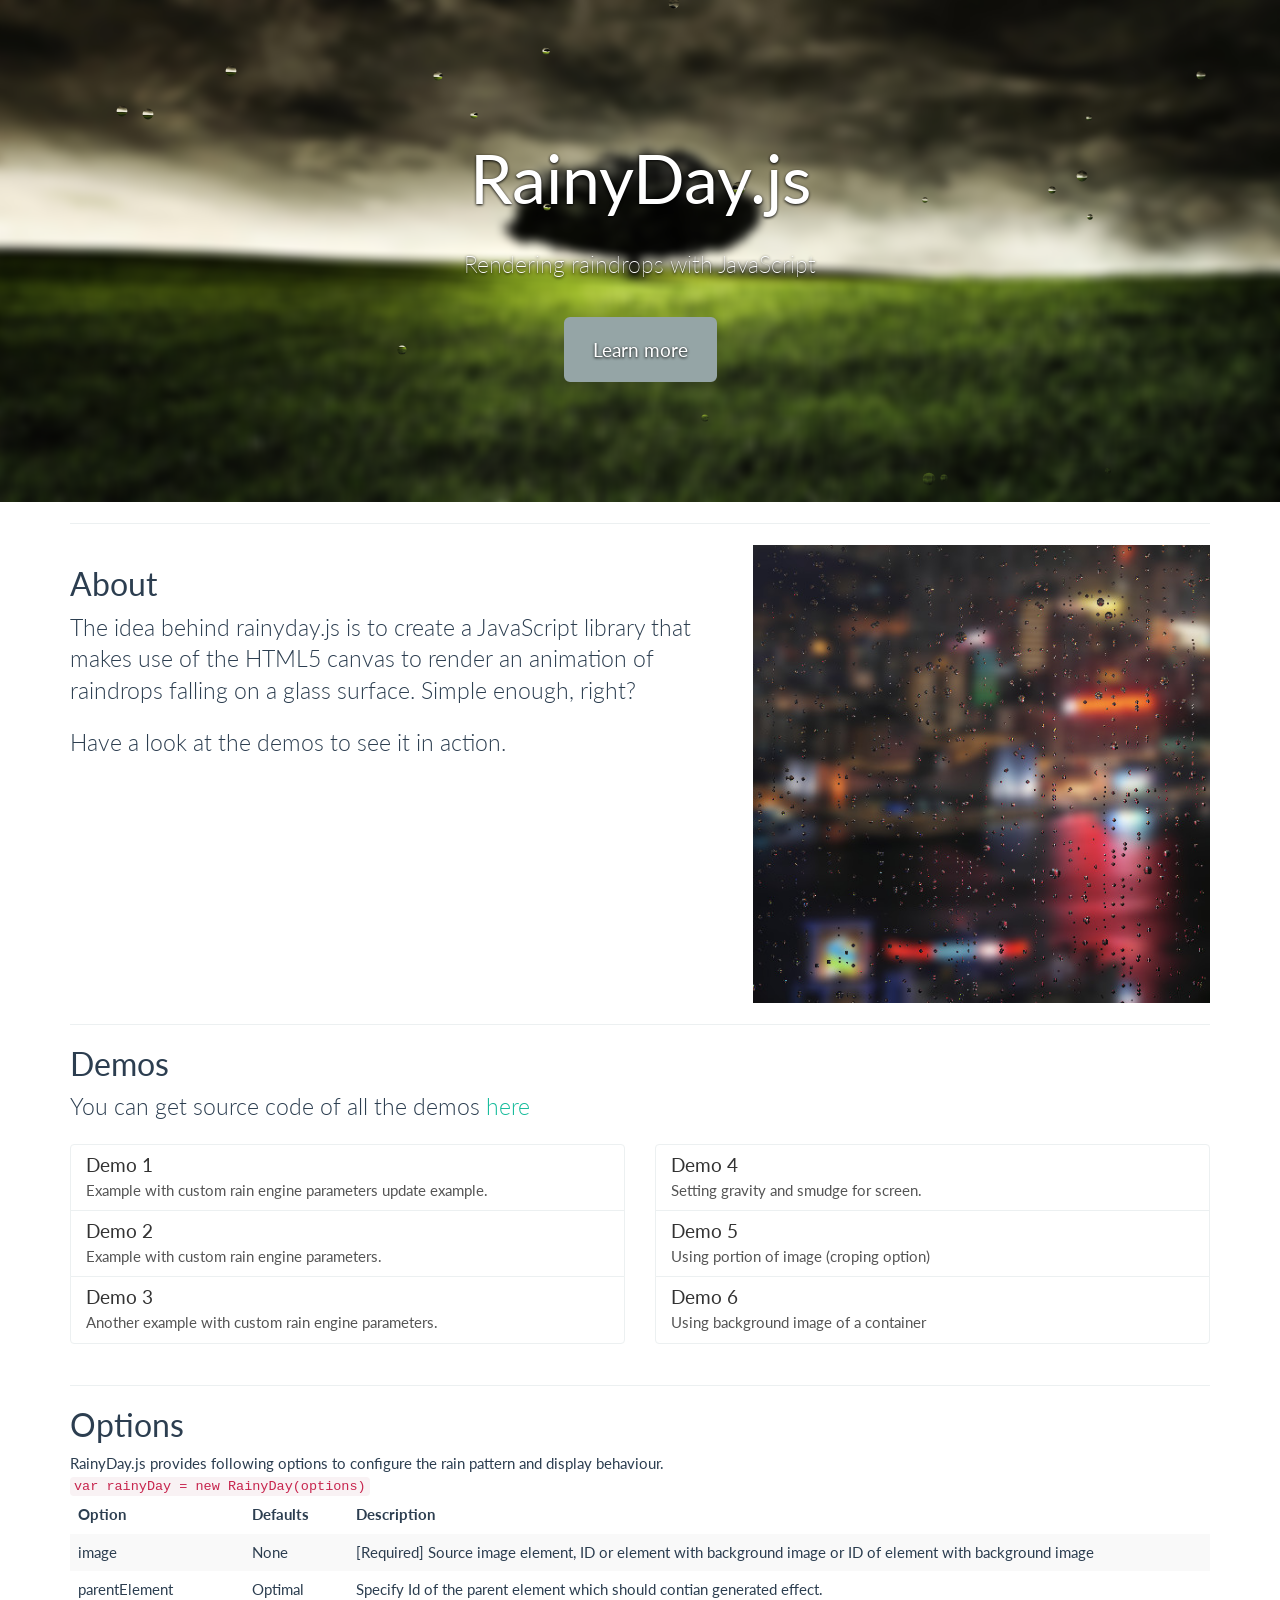
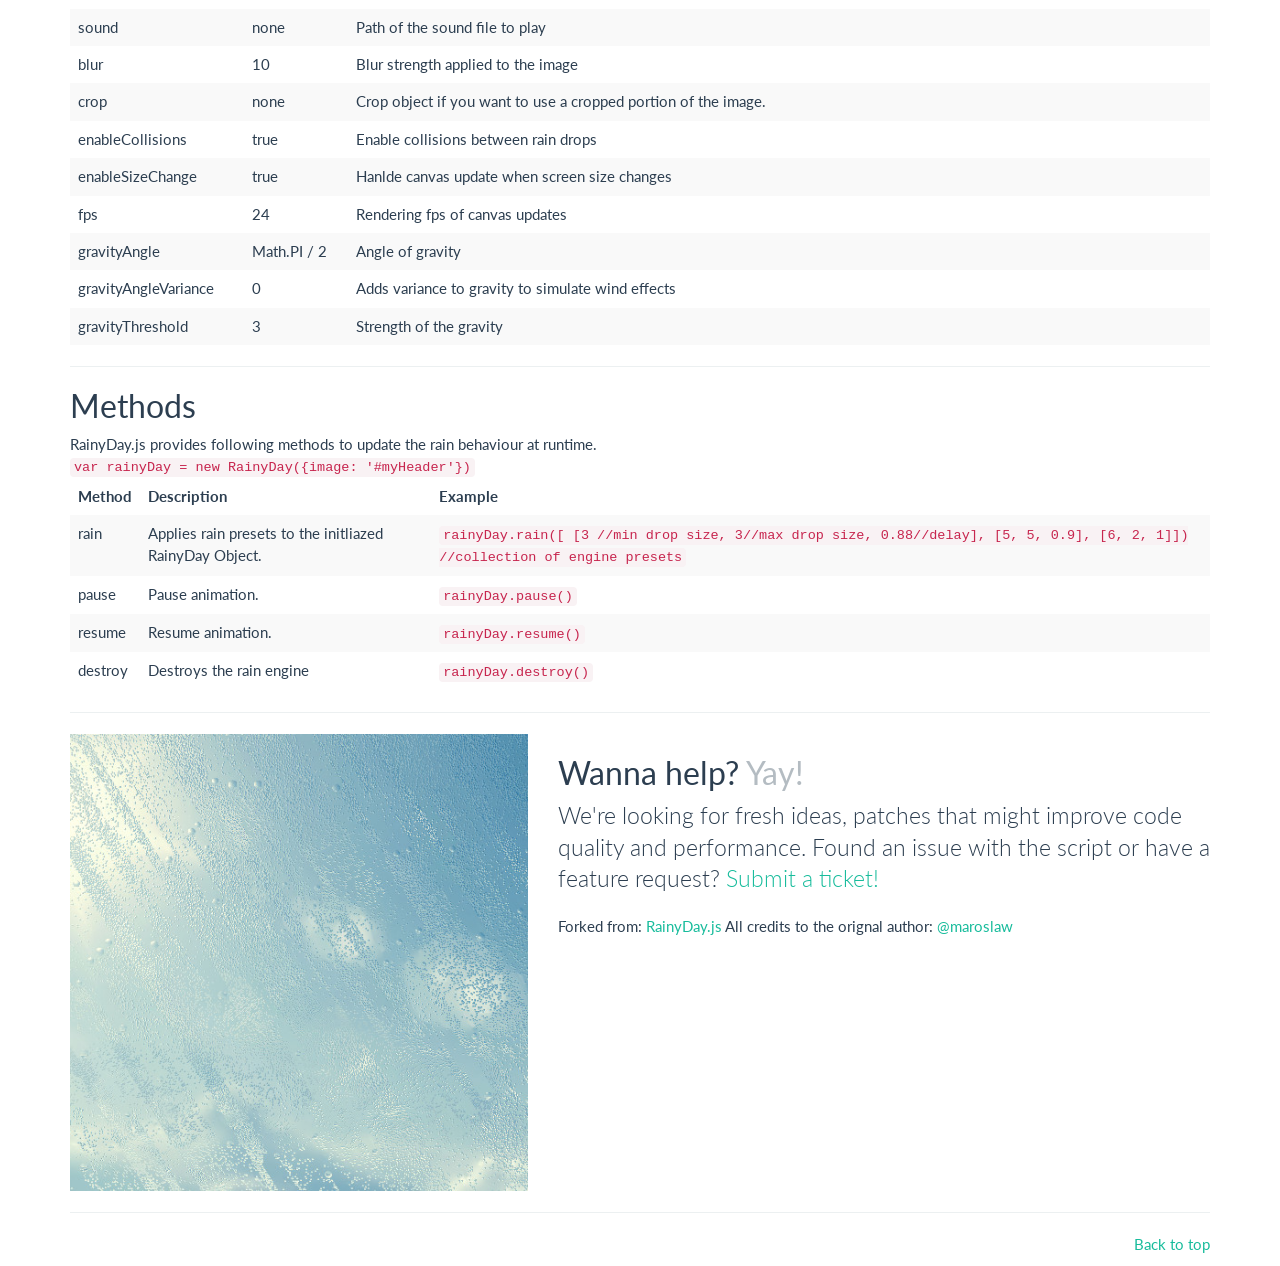
<file: rainyday.js-master/docs/index.html>
<!DOCTYPE html>
<html lang="en">

  <head>
    <meta charset="utf-8">
    <title>RainyDay.js : rendering raindrops with javascript</title>
    <meta name="viewport" content="width=device-width, initial-scale=1">
    <meta name="description" content="rendering raindrops with javascript">
    <link href="favicon.ico" rel="shortcut icon">
    <link href="./css/bootstrap.css" rel="stylesheet">
    <link href="./css/site.css" rel="stylesheet">
    <!--[if lt IE 9]>
    <script src="//cdnjs.cloudflare.com/ajax/libs/html5shiv/3.7/html5shiv.min.js"></script>
    <script src="//cdnjs.cloudflare.com/ajax/libs/respond.js/1.3.0/respond.min.js"></script>
    <![endif]-->
  </head>

  <body>
    <div>
      <div class="jumbotron" id="rainyDayHeader">
        <h1>RainyDay.js</h1>
        <br>
        <p>Rendering raindrops with JavaScript</p>
        <br>
        <a class="btn btn-default btn-lg" href="https://github.com/mubaidr/rainyday.js#rainydayjs">Learn more</a>
      </div>
    </div>
    <div class="container marketing">
      <hr class="featurette-divider">
      <div class="row featurette">
        <div class="col-md-7">
          <h2 class="featurette-heading">About</h2>
          <p class="lead">The idea behind rainyday.js is to create a JavaScript library that makes use of the HTML5 canvas to render an animation
            of raindrops falling on a glass surface. Simple enough, right?</p>
          <p class="lead">Have a look at the demos to see it in action.</p>
        </div>
        <div class="col-md-5">
          <img class="featurette-image img-responsive" src="img/dm1.jpg" alt="Demo #1">
        </div>
      </div>
      <hr class="featurette-divider">
      <div>
        <h2 id="demos">Demos</h2>
        <p class="lead">You can get source code of all the demos
          <a href="https://github.com/mubaidr/rainyday.js/tree/master/docs">here</a>
        </p>
        <div class="row">
          <div class="col-md-6">
            <div class="list-group">
              <a class="list-group-item" href="./demo1.html">
                <h4 class="list-group-item-heading">Demo 1</h4>
                <p class="list-group-item-text">Example with custom rain engine parameters update example.</p>
              </a>
              <a class="list-group-item" href="./demo2.html">
                <h4 class="list-group-item-heading">Demo 2</h4>
                <p class="list-group-item-text">Example with custom rain engine parameters.</p>
              </a>
              <a class="list-group-item" href="./demo3.html">
                <h4 class="list-group-item-heading">Demo 3</h4>
                <p class="list-group-item-text">Another example with custom rain engine parameters.</p>
              </a>
            </div>
          </div>
          <div class="col-md-6">
            <div class="list-group">
              <a class="list-group-item" href="./demo4.html">
                <h4 class="list-group-item-heading">Demo 4</h4>
                <p class="list-group-item-text">Setting gravity and smudge for screen.</p>
              </a>
              <a class="list-group-item" href="./demo5.html">
                <h4 class="list-group-item-heading">Demo 5</h4>
                <p class="list-group-item-text">Using portion of image (croping option)</p>
              </a>
              <a class="list-group-item" href="./demo6.html">
                <h4 class="list-group-item-heading">Demo 6</h4>
                <p class="list-group-item-text">Using background image of a container</p>
              </a>
            </div>
          </div>
        </div>
      </div>
      <hr class="featurette-divider">
      <h2 id="options">Options</h2>
      RainyDay.js provides following options to configure the rain pattern and display behaviour.
      <br>
      <code>var rainyDay = new RainyDay(options)</code>
      <div>
        <table class="table table-striped table-hover ">
          <thead>
            <tr>
              <th>Option</th>
              <th>Defaults</th>
              <th>Description</th>
            </tr>
          </thead>
          <tbody>
            <tr>
              <td colspan="1">image</td>
              <td colspan="1">None</td>
              <td colspan="3">[Required] Source image element, ID or element with background image or ID of element with background image</td>
            </tr>
            <tr>
              <td colspan="1">parentElement</td>
              <td colspan="1">Optimal</td>
              <td colspan="3">Specify Id of the parent element which should contian generated effect.</td>
            </tr>
            <tr>
              <td colspan="1">sound</td>
              <td colspan="1">none</td>
              <td colspan="3">Path of the sound file to play</td>
            </tr>
            <tr>
              <td colspan="1">blur</td>
              <td colspan="1">10</td>
              <td colspan="3">Blur strength applied to the image</td>
            </tr>
            <tr>
              <td colspan="1">crop</td>
              <td colspan="1">none</td>
              <td colspan="3">Crop object if you want to use a cropped portion of the image.</td>
            </tr>
            <tr>
              <td colspan="1">enableCollisions</td>
              <td colspan="1">true</td>
              <td colspan="3">Enable collisions between rain drops</td>
            </tr>
            <tr>
              <td colspan="1">enableSizeChange</td>
              <td colspan="1">true</td>
              <td colspan="3">Hanlde canvas update when screen size changes</td>
            </tr>
            <tr>
              <td colspan="1">fps</td>
              <td colspan="1">24</td>
              <td colspan="3">Rendering fps of canvas updates</td>
            </tr>
            <tr>
              <td colspan="1">gravityAngle</td>
              <td colspan="1">Math.PI / 2</td>
              <td colspan="3">Angle of gravity</td>
            </tr>
            <tr>
              <td colspan="1">gravityAngleVariance</td>
              <td colspan="1">0</td>
              <td colspan="3">Adds variance to gravity to simulate wind effects</td>
            </tr>
            <tr>
              <td colspan="1">gravityThreshold</td>
              <td colspan="1">3</td>
              <td colspan="3">Strength of the gravity</td>
            </tr>
          </tbody>
        </table>
      </div>
      <hr class="featurette-divider">
      <h2 id="methods">Methods</h2>
      RainyDay.js provides following methods to update the rain behaviour at runtime.
      <br>
      <code>var rainyDay = new RainyDay({image: '#myHeader'})</code>
      <div>
        <table class="table table-striped">
          <thead>
            <tr>
              <th colspan="1">Method</th>
              <th colspan="3">Description</th>
              <th colspan="1">Example</th>
            </tr>
          </thead>
          <tbody>
            <tr>
              <td colspan="1">rain</td>
              <td colspan="3">Applies rain presets to the initliazed RainyDay Object.</td>
              <td colspan="1">
                <code>
                  rainyDay.rain([ [3 //min drop size, 3//max drop size, 0.88//delay], [5, 5, 0.9], [6, 2, 1]]) //collection of engine presets
                </code>
              </td>
            </tr>
            <tr>
              <td colspan="1">pause</td>
              <td colspan="3">Pause animation.</td>
              <td colspan="1">
                <code>
                  rainyDay.pause()
                </code>
              </td>
            </tr>
            <tr>
              <td colspan="1">resume</td>
              <td colspan="3">Resume animation.</td>
              <td colspan="1">
                <code>
                  rainyDay.resume()
                </code>
              </td>
            </tr>
            <tr>
              <td colspan="1">destroy</td>
              <td colspan="3">Destroys the rain engine</td>
              <td colspan="1">
                <code>
                  rainyDay.destroy()
                </code>
              </td>
            </tr>
          </tbody>
        </table>
      </div>
      <hr class="featurette-divider">
      <div class="row featurette">
        <div class="col-md-5">
          <img class="featurette-image img-responsive" src="img/dm4.jpg" alt="Demo #4">
        </div>
        <div class="col-md-7">
          <h2 class="featurette-heading">Wanna help?
            <span class="text-muted">Yay!</span>
          </h2>
          <p class="lead">We're looking for fresh ideas, patches that might improve code quality and performance. Found an issue with the
            script or have a feature request?
            <a href="https://github.com/mubaidr/rainyday.js/issues">Submit a ticket!</a>
          </p>
          <p> Forked from:
            <a href="https://github.com/maroslaw/rainyday.js" target="_blank">RainyDay.js</a>
            All credits to the orignal author:
            <a href="https://github.com/maroslaw" target="_blank">@maroslaw</a>
          </p>
        </div>
      </div>
      <hr class="featurette-divider">
      <footer>
        <p class="pull-right">
          <a href="#">Back to top</a>
        </p>
      </footer>
    </div>
    <script src="./js/rainyday.min.js"></script>
    <script src="./js/site.js"></script>
  </body>

</html>
</file>
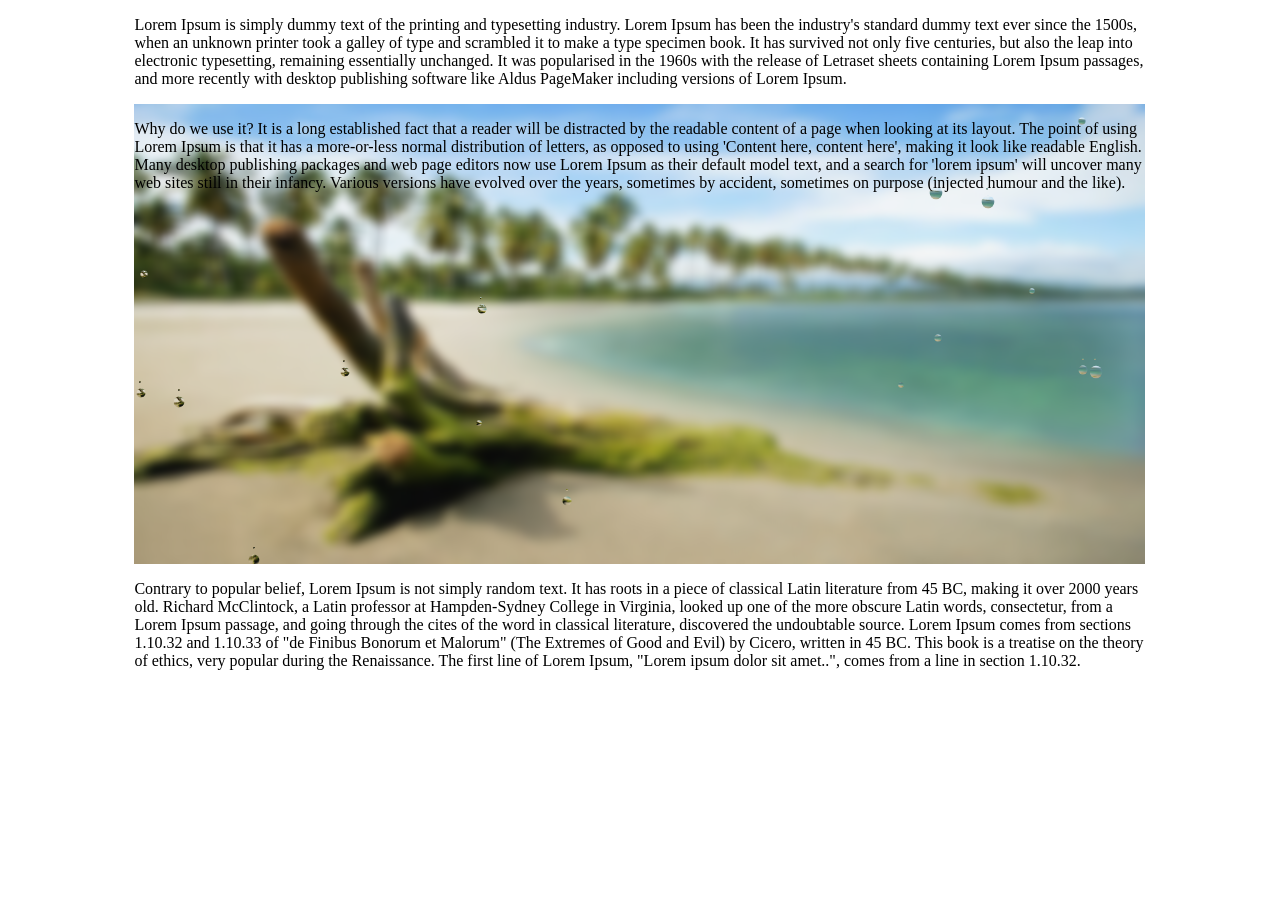
<file: rainyday.js-master/docs/demo6.html>
<!DOCTYPE html>
<html lang="en">

    <head>
        <meta charset="utf-8">
        <title>rainyday.js demo #6 (css background image)</title>
        <style media="screen">
            #background {
                min-height: 460px;
                background-image: url('demo.jpg');
                background-repeat: no-repeat;
                background-size: cover;
            }

        </style>
        <script src="./js/rainyday.min.js"></script>
        <script>
            function run() {
                var rainyDay = new RainyDay({
                    image: 'background' // Target p element with ID, RainyDay.js will use backgorund image to simulate rain effects.
                });
                window.setTimeout(function () {
                    // rainyDay.destroy()
                }, 1000)
            }

        </script>
    </head>

    <body onload="run();">
        <div style="width: 80%; margin: 0 auto;">
            <p>Lorem Ipsum is simply dummy text of the printing and typesetting industry. Lorem Ipsum has been the industry's
                standard dummy text ever since the 1500s, when an unknown printer took a galley of type and scrambled it
                to make a type specimen book. It has survived not only five centuries, but also the leap into electronic
                typesetting, remaining essentially unchanged. It was popularised in the 1960s with the release of Letraset
                sheets containing Lorem Ipsum passages, and more recently with desktop publishing software like Aldus PageMaker
                including versions of Lorem Ipsum.
            </p>
            <div>
                <p id="background">Why do we use it? It is a long established fact that a reader will be distracted by the readable content
                    of a page when looking at its layout. The point of using Lorem Ipsum is that it has a more-or-less normal
                    distribution of letters, as opposed to using 'Content here, content here', making it look like readable
                    English. Many desktop publishing packages and web page editors now use Lorem Ipsum as their default model
                    text, and a search for 'lorem ipsum' will uncover many web sites still in their infancy. Various versions
                    have evolved over the years, sometimes by accident, sometimes on purpose (injected humour and the like).</p>
            </div>
            <p>Contrary to popular belief, Lorem Ipsum is not simply random text. It has roots in a piece of classical Latin
                literature from 45 BC, making it over 2000 years old. Richard McClintock, a Latin professor at Hampden-Sydney
                College in Virginia, looked up one of the more obscure Latin words, consectetur, from a Lorem Ipsum passage,
                and going through the cites of the word in classical literature, discovered the undoubtable source. Lorem
                Ipsum comes from sections 1.10.32 and 1.10.33 of "de Finibus Bonorum et Malorum" (The Extremes of Good and
                Evil) by Cicero, written in 45 BC. This book is a treatise on the theory of ethics, very popular during the
                Renaissance. The first line of Lorem Ipsum, "Lorem ipsum dolor sit amet..", comes from a line in section
                1.10.32.
            </p>
        </div>
    </body>

</html>
</file>
<file: rainyday.js-master/docs/css/site.css>
.jumbotron {
  padding: 120px 25px;
  text-align: center;
  background-image: url('./../img/logo.jpg');
  background-repeat: no-repeat;
  background-size: cover;
  background-position: 0 100%;
  color: #fff;
  text-shadow: 0 1px 3px #000;
}
</file>
